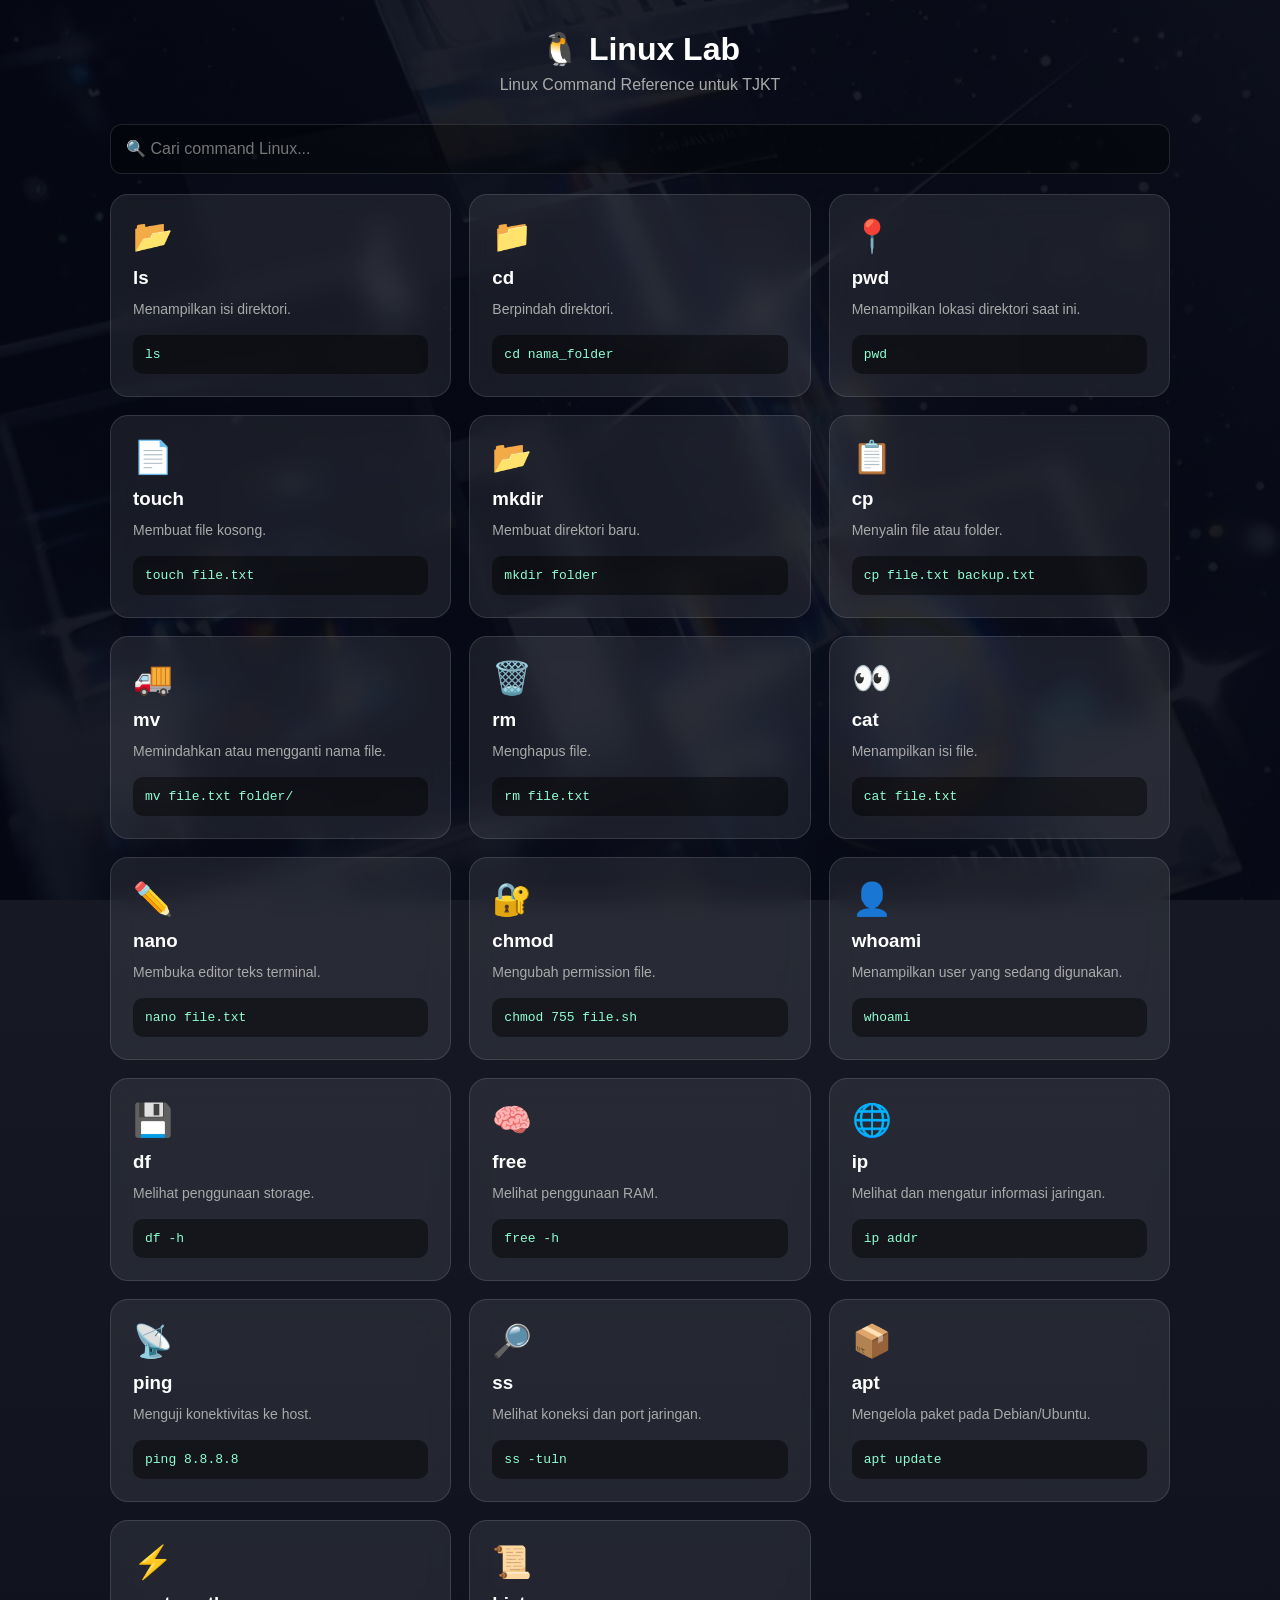
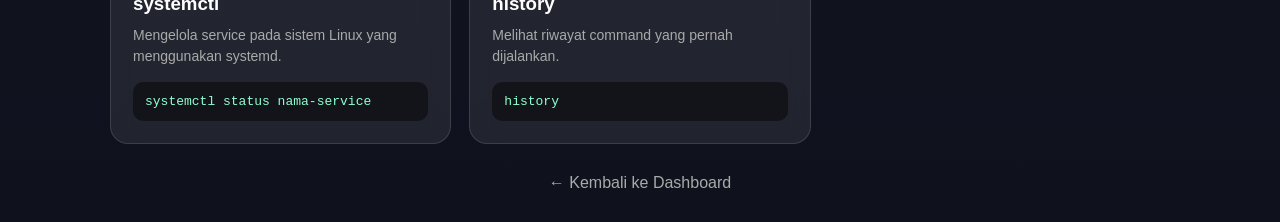
<file: linux.html>
<!DOCTYPE html>
<html lang="id">
<head>
<meta charset="UTF-8">
<meta name="viewport" content="width=device-width, initial-scale=1.0">

<title>Linux Lab - TJKT</title>

<style>
* {
    box-sizing: border-box;
    margin: 0;
    padding: 0;
}

body {
    font-family: Arial, sans-serif;
    min-height: 100vh;
    color: white;

    background:
        linear-gradient(rgba(5,8,20,.90), rgba(5,8,20,.96)),
        url("background.jpg") center/cover fixed;
}

.container {
    max-width: 1100px;
    margin: auto;
    padding: 30px 20px;
}

h1 {
    text-align: center;
    font-size: 32px;
}

.subtitle {
    text-align: center;
    color: #aaa;
    margin: 8px 0 30px;
}

.search {
    width: 100%;
    padding: 15px;
    margin-bottom: 20px;

    border-radius: 12px;

    border: 1px solid rgba(255,255,255,.12);

    background: rgba(0,0,0,.35);

    color: white;

    font-size: 16px;

    outline: none;
}

.grid {
    display: grid;
    grid-template-columns:
        repeat(auto-fit, minmax(300px, 1fr));

    gap: 18px;
}

.card {
    padding: 22px;

    border-radius: 18px;

    background:
        rgba(255,255,255,.08);

    border:
        1px solid rgba(255,255,255,.12);

    backdrop-filter: blur(12px);

    transition: .3s;
}

.card:hover {
    transform: translateY(-5px);

    background:
        rgba(255,255,255,.13);
}

.icon {
    font-size: 32px;
    margin-bottom: 12px;
}

h3 {
    margin-bottom: 10px;
}

.description {
    color: #aaa;
    font-size: 14px;
    line-height: 1.5;
    margin-bottom: 15px;
}

.command {
    display: block;

    padding: 12px;

    border-radius: 10px;

    background:
        rgba(0,0,0,.45);

    color: #8fffd0;

    font-family: monospace;

    overflow-x: auto;
}

.back {
    display: block;

    margin-top: 30px;

    text-align: center;

    color: #aaa;

    text-decoration: none;
}
</style>
</head>

<body>

<div class="container">

<h1>🐧 Linux Lab</h1>

<p class="subtitle">
Linux Command Reference untuk TJKT
</p>

<input
    type="text"
    id="search"
    class="search"
    placeholder="🔍 Cari command Linux..."
>

<div class="grid" id="commands">

<div class="card">
<div class="icon">📂</div>
<h3>ls</h3>
<p class="description">
Menampilkan isi direktori.
</p>
<code class="command">ls</code>
</div>

<div class="card">
<div class="icon">📁</div>
<h3>cd</h3>
<p class="description">
Berpindah direktori.
</p>
<code class="command">cd nama_folder</code>
</div>

<div class="card">
<div class="icon">📍</div>
<h3>pwd</h3>
<p class="description">
Menampilkan lokasi direktori saat ini.
</p>
<code class="command">pwd</code>
</div>

<div class="card">
<div class="icon">📄</div>
<h3>touch</h3>
<p class="description">
Membuat file kosong.
</p>
<code class="command">touch file.txt</code>
</div>

<div class="card">
<div class="icon">📂</div>
<h3>mkdir</h3>
<p class="description">
Membuat direktori baru.
</p>
<code class="command">mkdir folder</code>
</div>

<div class="card">
<div class="icon">📋</div>
<h3>cp</h3>
<p class="description">
Menyalin file atau folder.
</p>
<code class="command">cp file.txt backup.txt</code>
</div>

<div class="card">
<div class="icon">🚚</div>
<h3>mv</h3>
<p class="description">
Memindahkan atau mengganti nama file.
</p>
<code class="command">mv file.txt folder/</code>
</div>

<div class="card">
<div class="icon">🗑️</div>
<h3>rm</h3>
<p class="description">
Menghapus file.
</p>
<code class="command">rm file.txt</code>
</div>

<div class="card">
<div class="icon">👀</div>
<h3>cat</h3>
<p class="description">
Menampilkan isi file.
</p>
<code class="command">cat file.txt</code>
</div>

<div class="card">
<div class="icon">✏️</div>
<h3>nano</h3>
<p class="description">
Membuka editor teks terminal.
</p>
<code class="command">nano file.txt</code>
</div>

<div class="card">
<div class="icon">🔐</div>
<h3>chmod</h3>
<p class="description">
Mengubah permission file.
</p>
<code class="command">chmod 755 file.sh</code>
</div>

<div class="card">
<div class="icon">👤</div>
<h3>whoami</h3>
<p class="description">
Menampilkan user yang sedang digunakan.
</p>
<code class="command">whoami</code>
</div>

<div class="card">
<div class="icon">💾</div>
<h3>df</h3>
<p class="description">
Melihat penggunaan storage.
</p>
<code class="command">df -h</code>
</div>

<div class="card">
<div class="icon">🧠</div>
<h3>free</h3>
<p class="description">
Melihat penggunaan RAM.
</p>
<code class="command">free -h</code>
</div>

<div class="card">
<div class="icon">🌐</div>
<h3>ip</h3>
<p class="description">
Melihat dan mengatur informasi jaringan.
</p>
<code class="command">ip addr</code>
</div>

<div class="card">
<div class="icon">📡</div>
<h3>ping</h3>
<p class="description">
Menguji konektivitas ke host.
</p>
<code class="command">ping 8.8.8.8</code>
</div>

<div class="card">
<div class="icon">🔎</div>
<h3>ss</h3>
<p class="description">
Melihat koneksi dan port jaringan.
</p>
<code class="command">ss -tuln</code>
</div>

<div class="card">
<div class="icon">📦</div>
<h3>apt</h3>
<p class="description">
Mengelola paket pada Debian/Ubuntu.
</p>
<code class="command">apt update</code>
</div>

<div class="card">
<div class="icon">⚡</div>
<h3>systemctl</h3>
<p class="description">
Mengelola service pada sistem Linux yang menggunakan systemd.
</p>
<code class="command">systemctl status nama-service</code>
</div>

<div class="card">
<div class="icon">📜</div>
<h3>history</h3>
<p class="description">
Melihat riwayat command yang pernah dijalankan.
</p>
<code class="command">history</code>
</div>

</div>

<a href="index.html" class="back">
← Kembali ke Dashboard
</a>

</div>

<script>

const search =
document.getElementById("search");

const cards =
document.querySelectorAll(".card");

search.addEventListener("input", function() {

    const keyword =
        this.value.toLowerCase();

    cards.forEach(card => {

        const text =
            card.textContent.toLowerCase();

        if (text.includes(keyword)) {

            card.style.display = "";

        } else {

            card.style.display = "none";

        }

    });

});

</script>

</body>
</html>
</file>
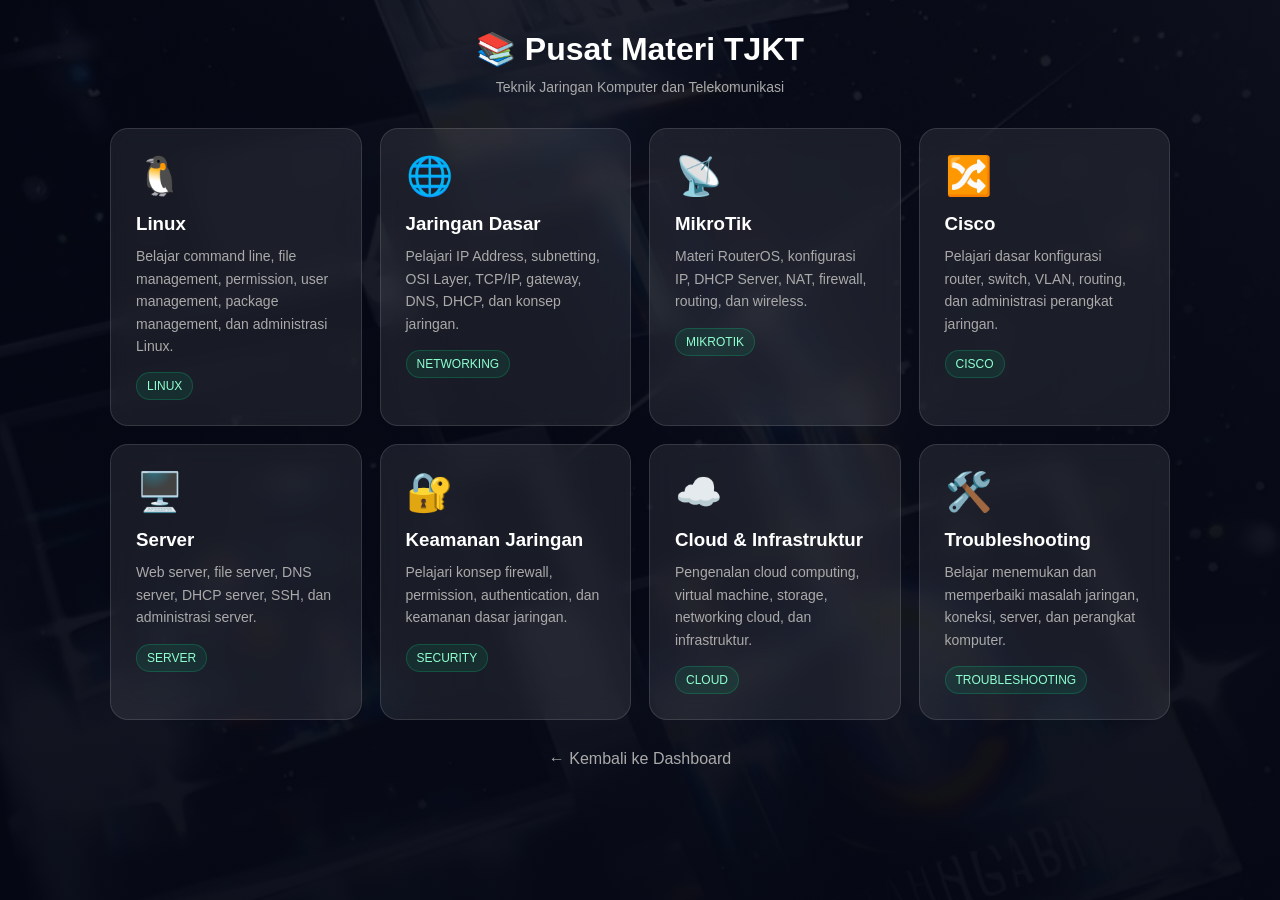
<file: materi.html>
<!DOCTYPE html>
<html lang="id">
<head>
<meta charset="UTF-8">
<meta name="viewport" content="width=device-width, initial-scale=1.0">

<title>Materi TJKT</title>

<style>
* {
    box-sizing: border-box;
    margin: 0;
    padding: 0;
}

body {
    font-family: Arial, sans-serif;
    min-height: 100vh;
    color: white;

    background:
        linear-gradient(rgba(5,8,20,.90), rgba(5,8,20,.96)),
        url("background.jpg") center/cover fixed;
}

.container {
    max-width: 1100px;
    margin: auto;
    padding: 30px 20px;
}

h1 {
    text-align: center;
    font-size: 32px;
}

.subtitle {
    text-align: center;
    color: #aaa;
    margin: 8px 0 30px;
}

.grid {
    display: grid;
    grid-template-columns:
        repeat(auto-fit, minmax(230px, 1fr));

    gap: 18px;
}

.card {
    padding: 25px;
    min-height: 180px;

    border-radius: 18px;

    background: rgba(255,255,255,.08);

    border:
        1px solid rgba(255,255,255,.12);

    backdrop-filter: blur(12px);

    transition: .3s;
}

.card:hover {
    transform: translateY(-6px);

    background:
        rgba(255,255,255,.13);

    box-shadow:
        0 15px 35px rgba(0,0,0,.35);
}

.icon {
    font-size: 38px;
    margin-bottom: 15px;
}

h3 {
    margin-bottom: 10px;
}

p {
    color: #aaa;
    line-height: 1.6;
    font-size: 14px;
}

.tag {
    display: inline-block;

    margin-top: 15px;

    padding: 6px 10px;

    border-radius: 20px;

    font-size: 12px;

    color: #8fffd0;

    background:
        rgba(0,255,150,.08);

    border:
        1px solid rgba(0,255,150,.18);
}

.back {
    display: block;

    margin-top: 30px;

    text-align: center;

    color: #aaa;

    text-decoration: none;
}
</style>
</head>

<body>

<div class="container">

<h1>📚 Pusat Materi TJKT</h1>

<p class="subtitle">
Teknik Jaringan Komputer dan Telekomunikasi
</p>

<div class="grid">

<div class="card">

<div class="icon">🐧</div>

<h3>Linux</h3>

<p>
Belajar command line, file management,
permission, user management,
package management, dan administrasi Linux.
</p>

<span class="tag">
LINUX
</span>

</div>


<div class="card">

<div class="icon">🌐</div>

<h3>Jaringan Dasar</h3>

<p>
Pelajari IP Address, subnetting,
OSI Layer, TCP/IP, gateway,
DNS, DHCP, dan konsep jaringan.
</p>

<span class="tag">
NETWORKING
</span>

</div>


<div class="card">

<div class="icon">📡</div>

<h3>MikroTik</h3>

<p>
Materi RouterOS, konfigurasi IP,
DHCP Server, NAT, firewall,
routing, dan wireless.
</p>

<span class="tag">
MIKROTIK
</span>

</div>


<div class="card">

<div class="icon">🔀</div>

<h3>Cisco</h3>

<p>
Pelajari dasar konfigurasi router,
switch, VLAN, routing,
dan administrasi perangkat jaringan.
</p>

<span class="tag">
CISCO
</span>

</div>


<div class="card">

<div class="icon">🖥️</div>

<h3>Server</h3>

<p>
Web server, file server,
DNS server, DHCP server,
SSH, dan administrasi server.
</p>

<span class="tag">
SERVER
</span>

</div>


<div class="card">

<div class="icon">🔐</div>

<h3>Keamanan Jaringan</h3>

<p>
Pelajari konsep firewall,
permission, authentication,
dan keamanan dasar jaringan.
</p>

<span class="tag">
SECURITY
</span>

</div>


<div class="card">

<div class="icon">☁️</div>

<h3>Cloud & Infrastruktur</h3>

<p>
Pengenalan cloud computing,
virtual machine, storage,
networking cloud, dan infrastruktur.
</p>

<span class="tag">
CLOUD
</span>

</div>


<div class="card">

<div class="icon">🛠️</div>

<h3>Troubleshooting</h3>

<p>
Belajar menemukan dan memperbaiki
masalah jaringan, koneksi,
server, dan perangkat komputer.
</p>

<span class="tag">
TROUBLESHOOTING
</span>

</div>

</div>

<a href="index.html" class="back">
← Kembali ke Dashboard
</a>

</div>

</body>
</html>
</file>
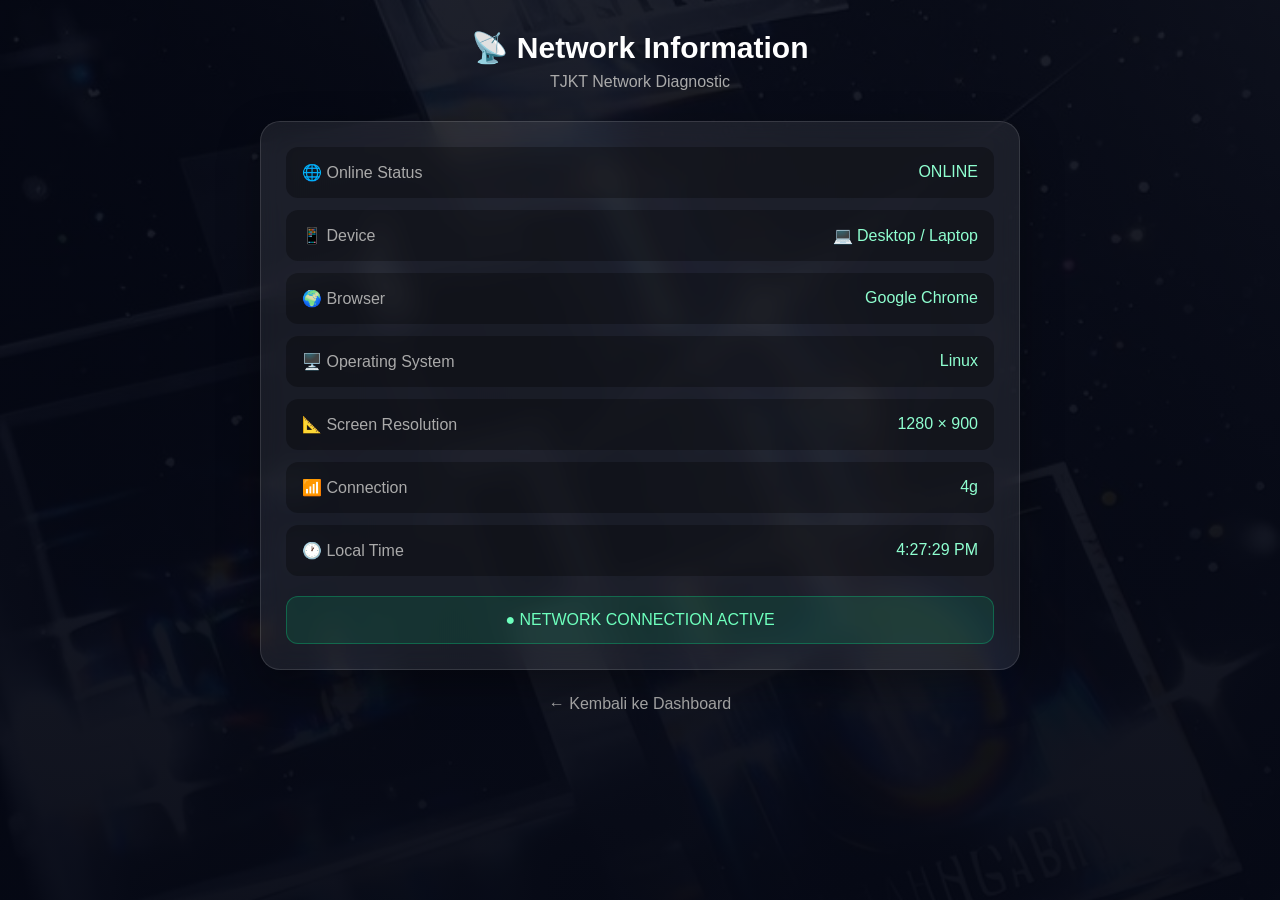
<file: network.html>
<!DOCTYPE html>
<html lang="id">
<head>
<meta charset="UTF-8">
<meta name="viewport" content="width=device-width, initial-scale=1.0">

<title>Network Info - TJKT Server</title>

<style>
* {
    box-sizing: border-box;
    margin: 0;
    padding: 0;
}

body {
    font-family: Arial, sans-serif;
    min-height: 100vh;
    color: white;

    background:
        linear-gradient(rgba(5,8,20,.90), rgba(5,8,20,.96)),
        url("background.jpg") center/cover fixed;
}

.container {
    max-width: 800px;
    margin: auto;
    padding: 30px 20px;
}

h1 {
    text-align: center;
    font-size: 30px;
}

.subtitle {
    text-align: center;
    color: #aaa;
    margin-top: 8px;
    margin-bottom: 30px;
}

.box {
    padding: 25px;
    border-radius: 20px;

    background: rgba(255,255,255,.08);
    border: 1px solid rgba(255,255,255,.12);

    backdrop-filter: blur(12px);

    box-shadow: 0 15px 40px rgba(0,0,0,.35);
}

.info {
    display: flex;
    justify-content: space-between;
    gap: 20px;

    padding: 16px;
    margin-bottom: 12px;

    border-radius: 12px;
    background: rgba(0,0,0,.3);
}

.label {
    color: #aaa;
}

.value {
    color: #8fffd0;
    text-align: right;
    word-break: break-word;
}

.status {
    text-align: center;
    margin-top: 20px;
    padding: 14px;

    border-radius: 12px;

    background: rgba(0,255,150,.1);
    border: 1px solid rgba(0,255,150,.25);

    color: #6effbd;
}

.back {
    display: block;
    margin-top: 25px;

    text-align: center;
    color: #aaa;
    text-decoration: none;
}
</style>
</head>

<body>

<div class="container">

    <h1>📡 Network Information</h1>

    <p class="subtitle">
        TJKT Network Diagnostic
    </p>

    <div class="box">

        <div class="info">
            <span class="label">🌐 Online Status</span>
            <span class="value" id="status">Checking...</span>
        </div>

        <div class="info">
            <span class="label">📱 Device</span>
            <span class="value" id="device">-</span>
        </div>

        <div class="info">
            <span class="label">🌍 Browser</span>
            <span class="value" id="browser">-</span>
        </div>

        <div class="info">
            <span class="label">🖥️ Operating System</span>
            <span class="value" id="os">-</span>
        </div>

        <div class="info">
            <span class="label">📐 Screen Resolution</span>
            <span class="value" id="screen">-</span>
        </div>

        <div class="info">
            <span class="label">📶 Connection</span>
            <span class="value" id="connection">-</span>
        </div>

        <div class="info">
            <span class="label">🕐 Local Time</span>
            <span class="value" id="time">-</span>
        </div>

        <div class="status">
            ● NETWORK CONNECTION ACTIVE
        </div>

    </div>

    <a class="back" href="index.html">
        ← Kembali ke Dashboard
    </a>

</div>

<script>

function getBrowser() {

    let ua = navigator.userAgent;

    if (ua.includes("Chrome")) return "Google Chrome";
    if (ua.includes("Firefox")) return "Mozilla Firefox";
    if (ua.includes("Safari")) return "Safari";
    if (ua.includes("Edge")) return "Microsoft Edge";

    return "Unknown Browser";
}

function getOS() {

    let ua = navigator.userAgent;

    if (ua.includes("Android")) return "Android";
    if (ua.includes("Windows")) return "Windows";
    if (ua.includes("Linux")) return "Linux";
    if (ua.includes("Mac")) return "macOS";
    if (ua.includes("iPhone")) return "iOS";

    return "Unknown OS";
}

function getDevice() {

    let ua = navigator.userAgent;

    if (/Mobi|Android/i.test(ua)) {
        return "📱 Mobile Device";
    }

    return "💻 Desktop / Laptop";
}

function updateInfo() {

    document.getElementById("status").textContent =
        navigator.onLine ? "ONLINE" : "OFFLINE";

    document.getElementById("device").textContent =
        getDevice();

    document.getElementById("browser").textContent =
        getBrowser();

    document.getElementById("os").textContent =
        getOS();

    document.getElementById("screen").textContent =
        screen.width + " × " + screen.height;

    if (navigator.connection) {

        document.getElementById("connection").textContent =
            navigator.connection.effectiveType || "Unknown";

    } else {

        document.getElementById("connection").textContent =
            "Tidak tersedia";

    }

    document.getElementById("time").textContent =
        new Date().toLocaleTimeString();

}

updateInfo();

setInterval(updateInfo, 1000);

</script>

</body>
</html>
</file>
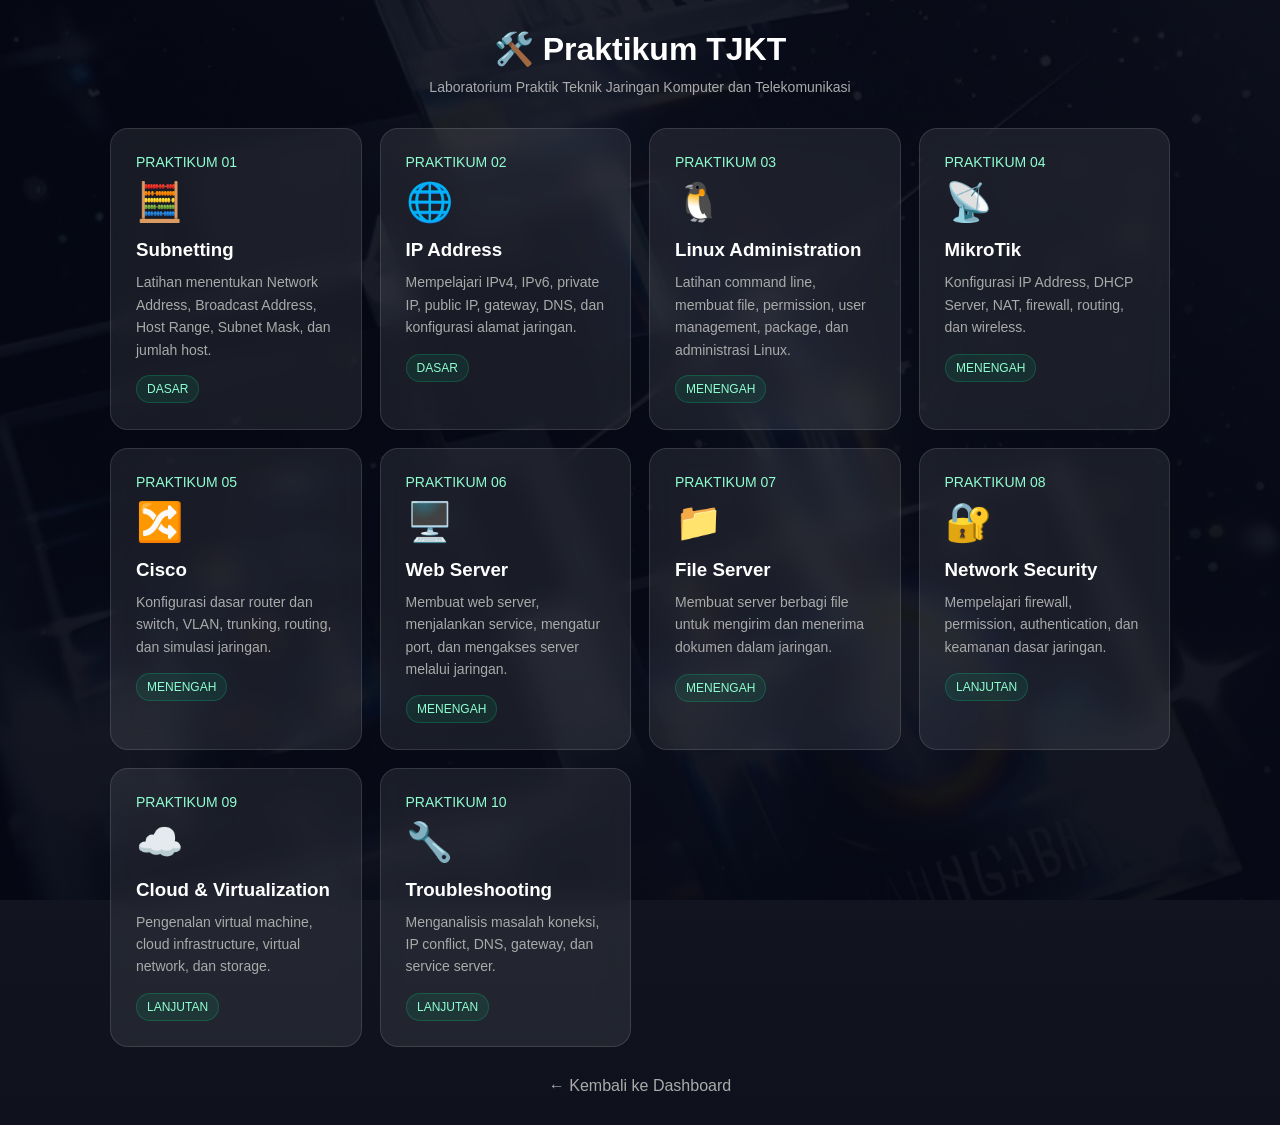
<file: praktikum.html>
<!DOCTYPE html>
<html lang="id">
<head>
<meta charset="UTF-8">
<meta name="viewport" content="width=device-width, initial-scale=1.0">

<title>Praktikum TJKT</title>

<style>
* {
    box-sizing: border-box;
    margin: 0;
    padding: 0;
}

body {
    font-family: Arial, sans-serif;
    min-height: 100vh;
    color: white;

    background:
        linear-gradient(rgba(5,8,20,.90), rgba(5,8,20,.96)),
        url("background.jpg") center/cover fixed;
}

.container {
    max-width: 1100px;
    margin: auto;
    padding: 30px 20px;
}

h1 {
    text-align: center;
    font-size: 32px;
}

.subtitle {
    text-align: center;
    color: #aaa;
    margin: 8px 0 30px;
}

.grid {
    display: grid;
    grid-template-columns:
        repeat(auto-fit, minmax(250px, 1fr));
    gap: 18px;
}

.card {
    padding: 25px;
    min-height: 200px;

    border-radius: 18px;

    background: rgba(255,255,255,.08);

    border:
        1px solid rgba(255,255,255,.12);

    backdrop-filter: blur(12px);

    transition: .3s;
}

.card:hover {
    transform: translateY(-6px);

    background:
        rgba(255,255,255,.13);

    box-shadow:
        0 15px 35px rgba(0,0,0,.35);
}

.number {
    font-size: 14px;
    color: #8fffd0;
    margin-bottom: 10px;
}

.icon {
    font-size: 38px;
    margin-bottom: 15px;
}

h3 {
    margin-bottom: 10px;
}

p {
    color: #aaa;
    line-height: 1.6;
    font-size: 14px;
}

.level {
    display: inline-block;

    margin-top: 15px;

    padding: 6px 10px;

    border-radius: 20px;

    font-size: 12px;

    color: #8fffd0;

    background:
        rgba(0,255,150,.08);

    border:
        1px solid rgba(0,255,150,.18);
}

.back {
    display: block;
    margin-top: 30px;
    text-align: center;
    color: #aaa;
    text-decoration: none;
}
</style>
</head>

<body>

<div class="container">

<h1>🛠️ Praktikum TJKT</h1>

<p class="subtitle">
Laboratorium Praktik Teknik Jaringan Komputer dan Telekomunikasi
</p>

<div class="grid">

<div class="card">
<div class="number">PRAKTIKUM 01</div>
<div class="icon">🧮</div>

<h3>Subnetting</h3>

<p>
Latihan menentukan Network Address,
Broadcast Address, Host Range,
Subnet Mask, dan jumlah host.
</p>

<span class="level">
DASAR
</span>
</div>


<div class="card">
<div class="number">PRAKTIKUM 02</div>
<div class="icon">🌐</div>

<h3>IP Address</h3>

<p>
Mempelajari IPv4, IPv6, private IP,
public IP, gateway, DNS,
dan konfigurasi alamat jaringan.
</p>

<span class="level">
DASAR
</span>
</div>


<div class="card">
<div class="number">PRAKTIKUM 03</div>
<div class="icon">🐧</div>

<h3>Linux Administration</h3>

<p>
Latihan command line, membuat file,
permission, user management,
package, dan administrasi Linux.
</p>

<span class="level">
MENENGAH
</span>
</div>


<div class="card">
<div class="number">PRAKTIKUM 04</div>
<div class="icon">📡</div>

<h3>MikroTik</h3>

<p>
Konfigurasi IP Address,
DHCP Server, NAT, firewall,
routing, dan wireless.
</p>

<span class="level">
MENENGAH
</span>
</div>


<div class="card">
<div class="number">PRAKTIKUM 05</div>
<div class="icon">🔀</div>

<h3>Cisco</h3>

<p>
Konfigurasi dasar router dan switch,
VLAN, trunking, routing,
dan simulasi jaringan.
</p>

<span class="level">
MENENGAH
</span>
</div>


<div class="card">
<div class="number">PRAKTIKUM 06</div>
<div class="icon">🖥️</div>

<h3>Web Server</h3>

<p>
Membuat web server,
menjalankan service,
mengatur port,
dan mengakses server melalui jaringan.
</p>

<span class="level">
MENENGAH
</span>
</div>


<div class="card">
<div class="number">PRAKTIKUM 07</div>
<div class="icon">📁</div>

<h3>File Server</h3>

<p>
Membuat server berbagi file
untuk mengirim dan menerima
dokumen dalam jaringan.
</p>

<span class="level">
MENENGAH
</span>
</div>


<div class="card">
<div class="number">PRAKTIKUM 08</div>
<div class="icon">🔐</div>

<h3>Network Security</h3>

<p>
Mempelajari firewall,
permission, authentication,
dan keamanan dasar jaringan.
</p>

<span class="level">
LANJUTAN
</span>
</div>


<div class="card">
<div class="number">PRAKTIKUM 09</div>
<div class="icon">☁️</div>

<h3>Cloud & Virtualization</h3>

<p>
Pengenalan virtual machine,
cloud infrastructure,
virtual network,
dan storage.
</p>

<span class="level">
LANJUTAN
</span>
</div>


<div class="card">
<div class="number">PRAKTIKUM 10</div>
<div class="icon">🔧</div>

<h3>Troubleshooting</h3>

<p>
Menganalisis masalah koneksi,
IP conflict, DNS,
gateway, dan service server.
</p>

<span class="level">
LANJUTAN
</span>
</div>

</div>

<a href="index.html" class="back">
← Kembali ke Dashboard
</a>

</div>

</body>
</html>
</file>
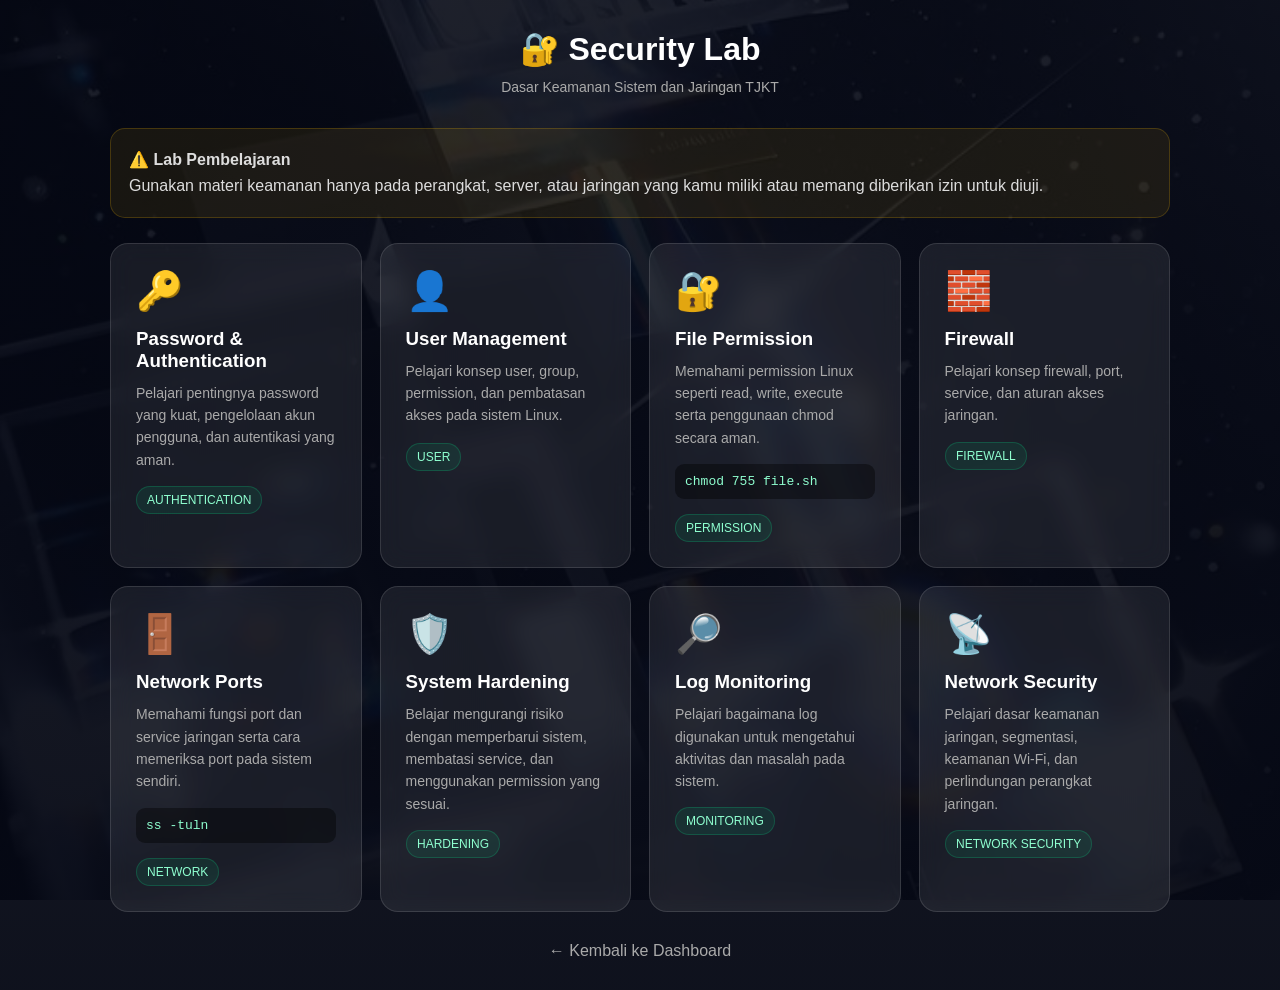
<file: security.html>
<!DOCTYPE html>
<html lang="id">
<head>
<meta charset="UTF-8">
<meta name="viewport" content="width=device-width, initial-scale=1.0">

<title>Security Lab - TJKT</title>

<style>
* {
    box-sizing: border-box;
    margin: 0;
    padding: 0;
}

body {
    font-family: Arial, sans-serif;
    min-height: 100vh;
    color: white;

    background:
        linear-gradient(rgba(5,8,20,.90), rgba(5,8,20,.96)),
        url("background.jpg") center/cover fixed;
}

.container {
    max-width: 1100px;
    margin: auto;
    padding: 30px 20px;
}

h1 {
    text-align: center;
    font-size: 32px;
}

.subtitle {
    text-align: center;
    color: #aaa;
    margin: 8px 0 30px;
}

.grid {
    display: grid;
    grid-template-columns:
        repeat(auto-fit, minmax(250px, 1fr));

    gap: 18px;
}

.card {
    padding: 25px;
    min-height: 210px;

    border-radius: 18px;

    background: rgba(255,255,255,.08);

    border:
        1px solid rgba(255,255,255,.12);

    backdrop-filter: blur(12px);

    transition: .3s;
}

.card:hover {
    transform: translateY(-6px);

    background:
        rgba(255,255,255,.13);

    box-shadow:
        0 15px 35px rgba(0,0,0,.35);
}

.icon {
    font-size: 38px;
    margin-bottom: 15px;
}

h3 {
    margin-bottom: 10px;
}

p {
    color: #aaa;
    line-height: 1.6;
    font-size: 14px;
}

.command {
    display: block;

    margin-top: 15px;
    padding: 10px;

    border-radius: 9px;

    background: rgba(0,0,0,.4);

    color: #8fffd0;

    font-family: monospace;
}

.tag {
    display: inline-block;

    margin-top: 15px;

    padding: 6px 10px;

    border-radius: 20px;

    font-size: 12px;

    color: #8fffd0;

    background:
        rgba(0,255,150,.08);

    border:
        1px solid rgba(0,255,150,.18);
}

.warning {
    margin-bottom: 25px;
    padding: 18px;

    border-radius: 15px;

    background:
        rgba(255,190,0,.08);

    border:
        1px solid rgba(255,190,0,.2);

    color: #ddd;

    line-height: 1.6;
}

.back {
    display: block;

    margin-top: 30px;

    text-align: center;

    color: #aaa;

    text-decoration: none;
}
</style>
</head>

<body>

<div class="container">

<h1>🔐 Security Lab</h1>

<p class="subtitle">
Dasar Keamanan Sistem dan Jaringan TJKT
</p>

<div class="warning">
⚠️ <b>Lab Pembelajaran</b><br>
Gunakan materi keamanan hanya pada perangkat,
server, atau jaringan yang kamu miliki atau
memang diberikan izin untuk diuji.
</div>

<div class="grid">

<div class="card">

<div class="icon">🔑</div>

<h3>Password & Authentication</h3>

<p>
Pelajari pentingnya password yang kuat,
pengelolaan akun pengguna,
dan autentikasi yang aman.
</p>

<span class="tag">
AUTHENTICATION
</span>

</div>


<div class="card">

<div class="icon">👤</div>

<h3>User Management</h3>

<p>
Pelajari konsep user, group,
permission, dan pembatasan
akses pada sistem Linux.
</p>

<span class="tag">
USER
</span>

</div>


<div class="card">

<div class="icon">🔐</div>

<h3>File Permission</h3>

<p>
Memahami permission Linux seperti
read, write, execute serta
penggunaan chmod secara aman.
</p>

<code class="command">
chmod 755 file.sh
</code>

<span class="tag">
PERMISSION
</span>

</div>


<div class="card">

<div class="icon">🧱</div>

<h3>Firewall</h3>

<p>
Pelajari konsep firewall,
port, service, dan aturan
akses jaringan.
</p>

<span class="tag">
FIREWALL
</span>

</div>


<div class="card">

<div class="icon">🚪</div>

<h3>Network Ports</h3>

<p>
Memahami fungsi port dan
service jaringan serta cara
memeriksa port pada sistem sendiri.
</p>

<code class="command">
ss -tuln
</code>

<span class="tag">
NETWORK
</span>

</div>


<div class="card">

<div class="icon">🛡️</div>

<h3>System Hardening</h3>

<p>
Belajar mengurangi risiko dengan
memperbarui sistem, membatasi
service, dan menggunakan permission
yang sesuai.
</p>

<span class="tag">
HARDENING
</span>

</div>


<div class="card">

<div class="icon">🔎</div>

<h3>Log Monitoring</h3>

<p>
Pelajari bagaimana log digunakan
untuk mengetahui aktivitas dan
masalah pada sistem.
</p>

<span class="tag">
MONITORING
</span>

</div>


<div class="card">

<div class="icon">📡</div>

<h3>Network Security</h3>

<p>
Pelajari dasar keamanan jaringan,
segmentasi, keamanan Wi-Fi,
dan perlindungan perangkat jaringan.
</p>

<span class="tag">
NETWORK SECURITY
</span>

</div>

</div>

<a href="index.html" class="back">
← Kembali ke Dashboard
</a>

</div>

</body>
</html>
</file>
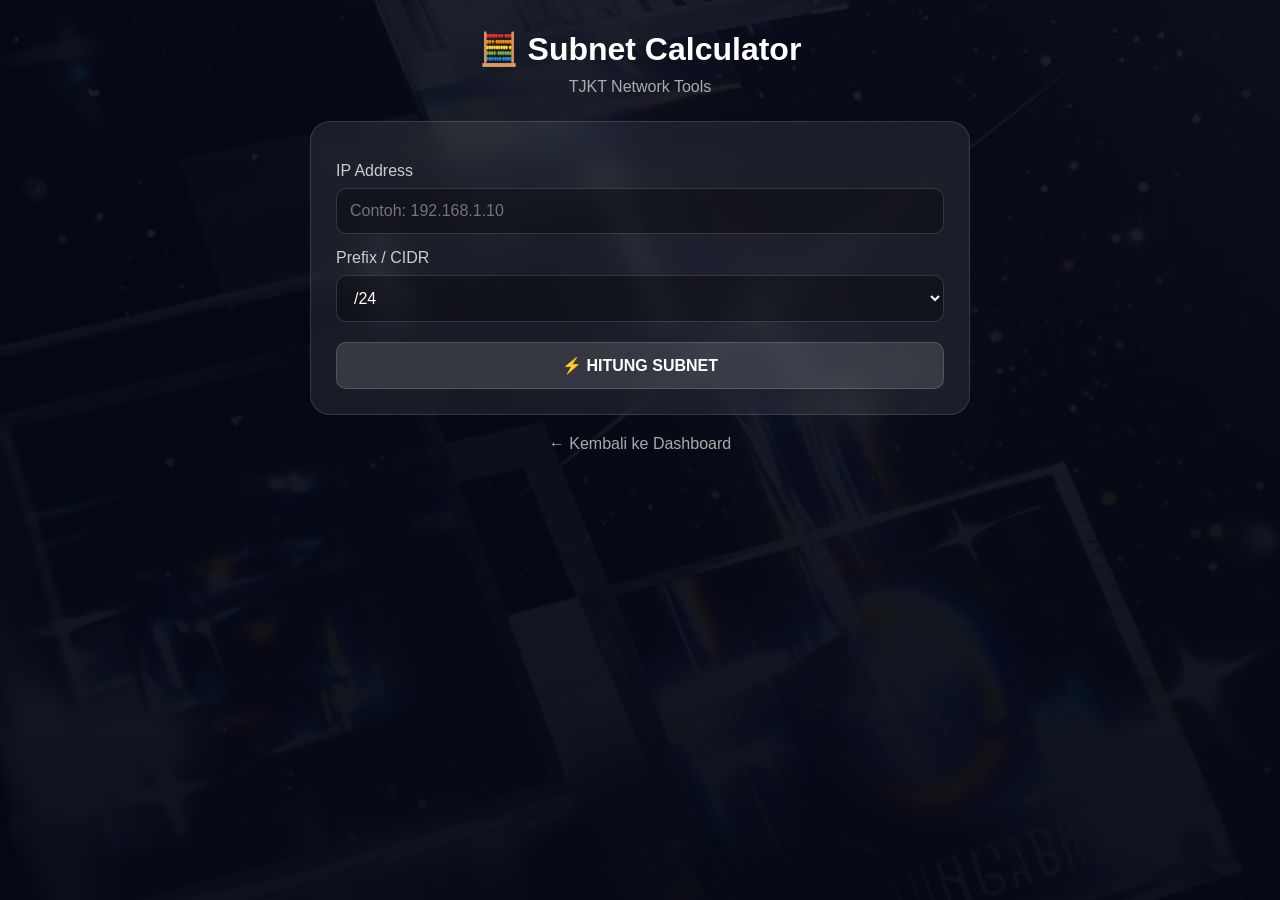
<file: subnet.html>
<!DOCTYPE html>
<html lang="id">
<head>
<meta charset="UTF-8">
<meta name="viewport" content="width=device-width, initial-scale=1.0">
<title>TJKT Subnet Calculator</title>

<style>
* {
    box-sizing: border-box;
    margin: 0;
    padding: 0;
}

body {
    font-family: Arial, sans-serif;
    min-height: 100vh;
    color: white;
    background:
        linear-gradient(rgba(5,8,20,.90), rgba(5,8,20,.96)),
        url("background.jpg") center/cover fixed;
}

.container {
    max-width: 700px;
    margin: auto;
    padding: 30px 20px;
}

h1 {
    text-align: center;
    margin-bottom: 10px;
}

.subtitle {
    text-align: center;
    color: #aaa;
    margin-bottom: 25px;
}

.box {
    padding: 25px;
    border-radius: 20px;
    background: rgba(255,255,255,.08);
    border: 1px solid rgba(255,255,255,.12);
    backdrop-filter: blur(12px);
}

label {
    display: block;
    margin: 15px 0 8px;
    color: #ccc;
}

input, select, button {
    width: 100%;
    padding: 13px;
    border-radius: 10px;
    border: 1px solid rgba(255,255,255,.15);
    font-size: 16px;
}

input, select {
    background: rgba(0,0,0,.35);
    color: white;
}

button {
    margin-top: 20px;
    background: rgba(255,255,255,.12);
    color: white;
    cursor: pointer;
    font-weight: bold;
}

button:hover {
    background: rgba(255,255,255,.22);
}

.result {
    margin-top: 25px;
    display: none;
}

.result div {
    padding: 12px;
    margin: 8px 0;
    border-radius: 10px;
    background: rgba(0,0,0,.3);
}

.result span {
    color: #8fffd0;
}

.back {
    display: block;
    margin-top: 20px;
    text-align: center;
    color: #aaa;
    text-decoration: none;
}
</style>
</head>

<body>

<div class="container">

    <h1>🧮 Subnet Calculator</h1>
    <p class="subtitle">TJKT Network Tools</p>

    <div class="box">

        <label>IP Address</label>
        <input id="ip" type="text" placeholder="Contoh: 192.168.1.10">

        <label>Prefix / CIDR</label>
        <select id="prefix">
            <option value="8">/8</option>
            <option value="16">/16</option>
            <option value="24" selected>/24</option>
            <option value="25">/25</option>
            <option value="26">/26</option>
            <option value="27">/27</option>
            <option value="28">/28</option>
            <option value="29">/29</option>
            <option value="30">/30</option>
        </select>

        <button onclick="calculate()">⚡ HITUNG SUBNET</button>

        <div class="result" id="result">

            <div>IP Address: <span id="rIP"></span></div>
            <div>Subnet Mask: <span id="rMask"></span></div>
            <div>Network Address: <span id="rNetwork"></span></div>
            <div>Broadcast: <span id="rBroadcast"></span></div>
            <div>First Host: <span id="rFirst"></span></div>
            <div>Last Host: <span id="rLast"></span></div>
            <div>Jumlah Host: <span id="rHosts"></span></div>

        </div>

    </div>

    <a class="back" href="index.html">← Kembali ke Dashboard</a>

</div>

<script>

function ipToNumber(ip) {

    let parts = ip.split('.');

    if (parts.length !== 4) return null;

    let nums = parts.map(Number);

    for (let n of nums) {
        if (!Number.isInteger(n) || n < 0 || n > 255) {
            return null;
        }
    }

    return ((nums[0] << 24) >>> 0) +
           ((nums[1] << 16) >>> 0) +
           ((nums[2] << 8) >>> 0) +
           nums[3];
}

function numberToIP(num) {

    return [
        (num >>> 24) & 255,
        (num >>> 16) & 255,
        (num >>> 8) & 255,
        num & 255
    ].join('.');
}

function calculate() {

    let ip = document.getElementById("ip").value.trim();
    let prefix = parseInt(document.getElementById("prefix").value);

    let ipNumber = ipToNumber(ip);

    if (ipNumber === null) {
        alert("IP Address tidak valid!");
        return;
    }

    let mask = prefix === 0
        ? 0
        : (0xFFFFFFFF << (32 - prefix)) >>> 0;

    let network = (ipNumber & mask) >>> 0;
    let broadcast = (network | (~mask >>> 0)) >>> 0;

    let maskIP = numberToIP(mask);

    let firstHost;
    let lastHost;
    let hosts;

    if (prefix === 31) {
        firstHost = numberToIP(network);
        lastHost = numberToIP(broadcast);
        hosts = 2;
    } else if (prefix === 32) {
        firstHost = numberToIP(network);
        lastHost = numberToIP(network);
        hosts = 1;
    } else {
        firstHost = numberToIP(network + 1);
        lastHost = numberToIP(broadcast - 1);
        hosts = Math.pow(2, 32 - prefix) - 2;
    }

    document.getElementById("rIP").textContent = ip + "/" + prefix;
    document.getElementById("rMask").textContent = maskIP;
    document.getElementById("rNetwork").textContent = numberToIP(network);
    document.getElementById("rBroadcast").textContent = numberToIP(broadcast);
    document.getElementById("rFirst").textContent = firstHost;
    document.getElementById("rLast").textContent = lastHost;
    document.getElementById("rHosts").textContent = hosts;

    document.getElementById("result").style.display = "block";
}

</script>

</body>
</html>
</file>
